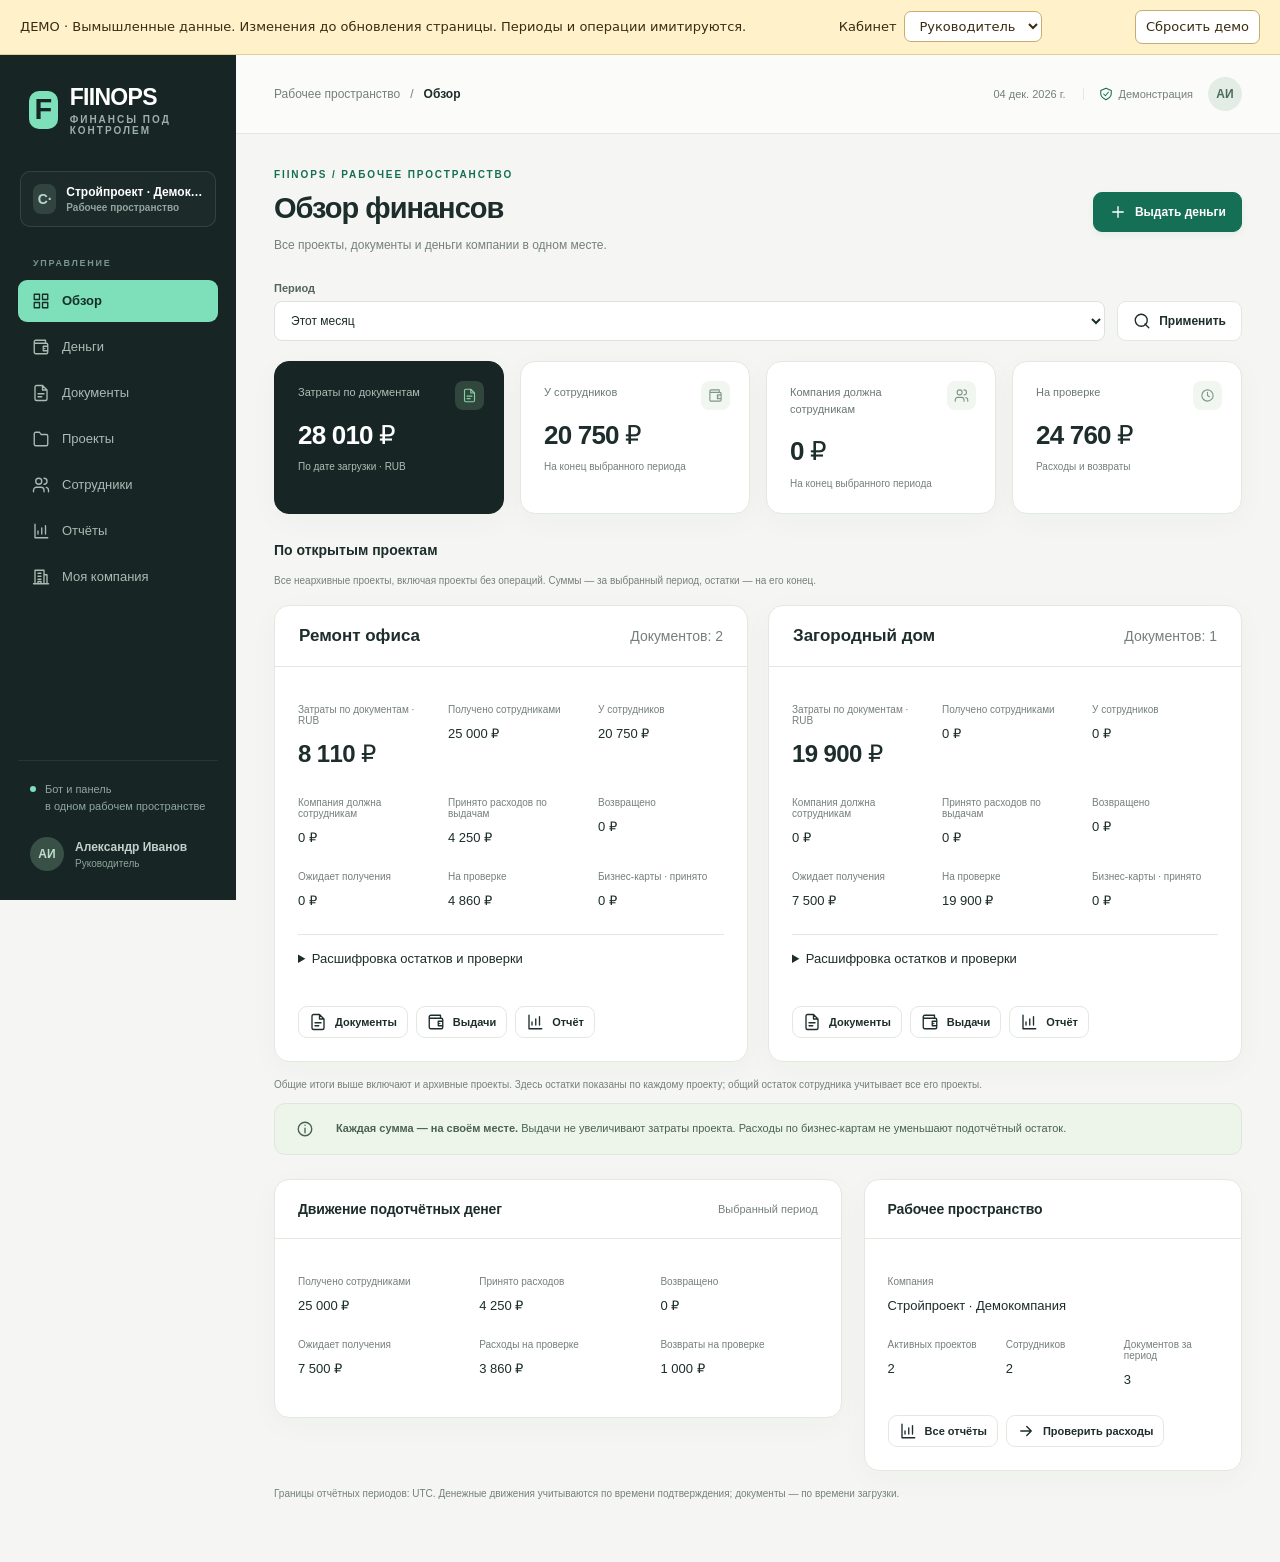
<file: index.html>
<!doctype html>
<html lang="ru">
  <head>
    <meta charset="utf-8" />
    <meta name="viewport" content="width=device-width, initial-scale=1" />
    <meta name="theme-color" content="#172624" />
    <meta
      name="description"
      content="FIINOPS — проекты, документы и деньги вашей компании"
    />
    <title>FIINOPS · Демонстрация интерфейса</title>
    <link
      rel="icon"
      href="data:image/svg+xml,%3Csvg xmlns='http://www.w3.org/2000/svg' viewBox='0 0 40 40'%3E%3Crect width='40' height='40' rx='11' fill='%23172624'/%3E%3Cpath d='M12 29V11h17v5H18v3h9v5h-9v5' fill='%237de0bb'/%3E%3C/svg%3E"
    />
    <link rel="stylesheet" href="./app.css?v=fbfe90303e83" />
    <link rel="stylesheet" href="./demo.css?v=ede2356b7fde" />
    <script src="./demo.js?v=cb448fdccf68" defer></script>
    <script src="./app.js?v=447e1bc1a896" defer></script>
  </head>
  <body>
    <a class="skip-link" href="#main-content">Перейти к содержимому</a>
    <div id="app" aria-busy="true">
      <div class="boot">
        <span class="brand-mark">F</span>
        <p>Открываем FIINOPS…</p>
      </div>
    </div>
    <div
      id="toast-region"
      class="toast-region"
      aria-live="polite"
      aria-atomic="false"
    ></div>
    <dialog id="dialog" aria-labelledby="dialog-title"></dialog>
  </body>
</html>
</file>
<file: app.css>
:root {
  --bg: #f5f6f3;
  --paper: #fff;
  --ink: #1c2d2b;
  --muted: #75807b;
  --line: #e3e8e1;
  --accent: #146f54;
  --accent-light: #e6f4ec;
  --nav: #172624;
  --danger: #b33f43;
  --amber: #9b681b;
  --radius: 15px;
  --shadow: 0 7px 30px #18392b08;
  font-family:
    Inter,
    -apple-system,
    BlinkMacSystemFont,
    "Segoe UI",
    Arial,
    sans-serif;
  font-synthesis: none;
  color: var(--ink);
  background: var(--bg);
  font-size: 14px;
}
* {
  box-sizing: border-box;
}
body {
  margin: 0;
}
button,
input,
select,
textarea {
  font: inherit;
}
button,
a,
input,
select,
textarea {
  -webkit-tap-highlight-color: transparent;
}
button,
a {
  touch-action: manipulation;
}
a {
  color: var(--accent);
  text-decoration: none;
}
button {
  cursor: pointer;
}
button:disabled {
  cursor: wait;
  opacity: 0.55;
}
button:focus-visible,
a:focus-visible,
input:focus-visible,
select:focus-visible,
textarea:focus-visible {
  outline: 3px solid #5db896;
  outline-offset: 3px;
}
button {
  color: inherit;
}
button svg,
a svg {
  width: 18px;
  height: 18px;
  flex: none;
}
svg {
  stroke: currentColor;
  fill: none;
  stroke-width: 1.8;
  stroke-linecap: round;
  stroke-linejoin: round;
}
.skip-link {
  position: fixed;
  top: -60px;
  left: 20px;
  background: var(--accent);
  color: white;
  padding: 12px 18px;
  z-index: 100;
}
.skip-link:focus {
  top: 12px;
}
.boot {
  min-height: 100vh;
  display: flex;
  align-items: center;
  justify-content: center;
  flex-direction: column;
  color: var(--muted);
  gap: 16px;
}
.brand-mark {
  display: grid;
  place-items: center;
  width: 38px;
  height: 38px;
  border-radius: 10px;
  background: #7de0bb;
  color: #172624;
  font-weight: 900;
  font-size: 29px;
  line-height: 1;
  letter-spacing: -3px;
  padding-right: 3px;
}
.brand {
  display: flex;
  align-items: center;
  gap: 12px;
  font-size: 23px;
  font-weight: 800;
  letter-spacing: -0.7px;
}
.brand small {
  font-size: 10px;
  letter-spacing: 2px;
  color: #9cafaa;
  font-weight: 600;
  margin-top: 3px;
}
.brand-text {
  display: flex;
  flex-direction: column;
}
.app-shell {
  display: grid;
  grid-template-columns: 236px minmax(0, 1fr);
  min-height: 100vh;
}
.sidebar {
  position: sticky;
  top: 0;
  height: 100vh;
  background: var(--nav);
  color: #fff;
  display: flex;
  flex-direction: column;
  padding: 29px 18px 20px;
  z-index: 40;
}
.sidebar .brand {
  padding: 0 11px;
  margin-bottom: 35px;
}
.workspace-chip {
  border: 1px solid #ffffff1c;
  background: #ffffff06;
  border-radius: 10px;
  padding: 12px;
  display: flex;
  align-items: center;
  gap: 10px;
  margin: 0 2px 25px;
}
.workspace-chip .company-avatar {
  background: #324440;
  color: #b7d8c9;
  width: 30px;
  height: 30px;
  border-radius: 8px;
  display: grid;
  place-items: center;
  font-weight: 700;
}
.workspace-chip .workspace-name {
  font-size: 12px;
  font-weight: 600;
  overflow: hidden;
  text-overflow: ellipsis;
  white-space: nowrap;
}
.workspace-chip small {
  display: block;
  color: #90a49c;
  font-size: 10px;
  margin-top: 3px;
}
.nav-caption {
  font-size: 9px;
  font-weight: 700;
  color: #7c958b;
  letter-spacing: 1.7px;
  padding: 0 15px;
  margin: 6px 0 12px;
}
.nav-list {
  display: grid;
  gap: 4px;
}
.nav-link {
  display: flex;
  align-items: center;
  gap: 12px;
  padding: 12px 14px;
  border-radius: 9px;
  color: #a9bbb3;
  font-size: 13px;
  font-weight: 500;
}
.nav-link svg {
  width: 18px;
  height: 18px;
}
.nav-link:hover {
  background: #ffffff08;
  color: white;
}
.nav-link.active {
  background: #7de0bb;
  color: #172f27;
  font-weight: 700;
}
.sidebar-foot {
  margin-top: auto;
  padding-top: 22px;
}
.sidebar-note {
  border-top: 1px solid #ffffff12;
  padding: 20px 12px 12px;
  display: flex;
  gap: 9px;
  align-items: flex-start;
  color: #90a79d;
  font-size: 11px;
  line-height: 1.6;
}
.sidebar-note .live-dot {
  margin-top: 5px;
}
.live-dot {
  width: 6px;
  height: 6px;
  border-radius: 50%;
  background: #7de0bb;
  flex: none;
}
.user-menu {
  display: flex;
  align-items: center;
  gap: 11px;
  color: #c3d0cb;
  padding: 9px 12px;
  border-radius: 9px;
}
.user-menu:hover {
  background: #ffffff08;
}
.avatar {
  width: 34px;
  height: 34px;
  border-radius: 50%;
  background: #e4ede5;
  color: #4a6c5d;
  display: grid;
  place-items: center;
  font-size: 12px;
  font-weight: 700;
  flex: none;
}
.user-menu .avatar {
  background: #385046;
  color: #c1dfcc;
}
.user-name {
  font-size: 12px;
  font-weight: 600;
  display: block;
}
.user-role {
  font-size: 10px;
  color: #8ea59a;
  margin-top: 4px;
  display: block;
}
.main-shell {
  min-width: 0;
}
.topbar {
  height: 79px;
  display: flex;
  align-items: center;
  justify-content: space-between;
  padding: 0 38px;
  border-bottom: 1px solid var(--line);
  background: #ffffff9c;
  gap: 14px;
}
.breadcrumb {
  font-size: 12px;
  color: var(--muted);
  display: flex;
  align-items: center;
  gap: 10px;
}
.breadcrumb strong {
  font-weight: 600;
  color: var(--ink);
}
.topbar-end {
  display: flex;
  align-items: center;
  gap: 15px;
  color: var(--muted);
  font-size: 11px;
}
.topbar-clock {
  border-right: 1px solid var(--line);
  padding-right: 17px;
}
.secure-tag {
  display: flex;
  align-items: center;
  gap: 6px;
}
.secure-tag svg {
  width: 14px;
  height: 14px;
  color: var(--accent);
}
.menu-button {
  display: none;
}
.main-content {
  padding: 35px 38px 50px;
  max-width: 1600px;
  margin: auto;
  min-height: calc(100vh - 80px);
}
.page-header {
  display: flex;
  justify-content: space-between;
  align-items: center;
  gap: 20px;
  margin-bottom: 26px;
}
.eyebrow {
  font-size: 10px;
  text-transform: uppercase;
  letter-spacing: 1.9px;
  font-weight: 700;
  color: var(--accent);
  margin: 0 0 10px;
}
.page-header h1 {
  font-size: 29px;
  letter-spacing: -1px;
  margin: 0;
  font-weight: 700;
  line-height: 1.25;
}
.page-description {
  color: var(--muted);
  font-size: 12px;
  line-height: 1.8;
  margin: 9px 0 0;
  max-width: 700px;
}
.page-actions {
  display: flex;
  gap: 9px;
  align-items: center;
  flex-wrap: wrap;
}
.button {
  display: inline-flex;
  align-items: center;
  justify-content: center;
  gap: 8px;
  border: 1px solid var(--line);
  background: white;
  color: var(--ink);
  border-radius: 9px;
  min-height: 40px;
  padding: 10px 15px;
  font-size: 12px;
  font-weight: 600;
  white-space: nowrap;
  transition:
    background 0.15s,
    transform 0.15s;
}
.button:hover {
  background: #f0f4ef;
}
.button.primary {
  background: var(--accent);
  color: white;
  border-color: var(--accent);
  box-shadow: 0 3px 7px #146f5412;
}
.button.primary:hover {
  background: #0e5e46;
}
.button.danger {
  color: var(--danger);
  background: #fff9f9;
  border-color: #edd5d6;
}
.button.ghost {
  border-color: transparent;
  background: transparent;
  color: var(--muted);
}
.button.small {
  min-height: 32px;
  padding: 6px 10px;
  font-size: 11px;
}
.button.icon-only {
  width: 36px;
  padding: 8px;
}
.button.full {
  width: 100%;
}
.button:active {
  transform: translateY(1px);
}
.panel {
  background: var(--paper);
  border: 1px solid var(--line);
  border-radius: var(--radius);
  box-shadow: var(--shadow);
  overflow: hidden;
}
.panel + .panel {
  margin-top: 22px;
}
.panel-heading {
  display: flex;
  justify-content: space-between;
  align-items: center;
  gap: 14px;
  padding: 21px 23px;
  border-bottom: 1px solid var(--line);
}
.panel-heading h2 {
  font-size: 14px;
  margin: 0;
  letter-spacing: -0.15px;
}
.panel-heading small {
  font-size: 11px;
  color: var(--muted);
}
.panel-body {
  padding: 23px;
}
.section-label {
  margin: 27px 0 13px;
  font-size: 14px;
  font-weight: 650;
}
.metrics {
  display: grid;
  grid-template-columns: repeat(4, minmax(0, 1fr));
  gap: 16px;
  margin-bottom: 23px;
}
.metric {
  position: relative;
  padding: 22px 23px;
  background: #fff;
  border: 1px solid var(--line);
  border-radius: var(--radius);
  min-height: 143px;
  display: flex;
  flex-direction: column;
  align-items: flex-start;
  box-shadow: var(--shadow);
}
a.metric:hover {
  border-color: #a1c7b2;
}
.metric-label {
  font-size: 11px;
  color: #6a7971;
  line-height: 1.5;
  max-width: 85%;
}
.metric-icon {
  position: absolute;
  right: 19px;
  top: 19px;
  color: #7e978b;
  background: #f2f6f0;
  width: 29px;
  height: 29px;
  border-radius: 8px;
  display: grid;
  place-items: center;
}
.metric-icon svg {
  width: 15px;
  height: 15px;
}
.metric-value {
  font-size: 26px;
  line-height: 1.1;
  letter-spacing: -0.8px;
  margin-top: 20px;
  font-weight: 650;
  color: var(--ink);
  font-variant-numeric: tabular-nums;
}
.metric-note {
  font-size: 10px;
  color: var(--muted);
  margin-top: 10px;
  line-height: 1.5;
}
.metric.highlight {
  background: var(--nav);
  border-color: var(--nav);
}
.metric.highlight .metric-value {
  color: #fff;
}
.metric.highlight .metric-label,
.metric.highlight .metric-note {
  color: #acbfb5;
}
.metric.highlight .metric-icon {
  background: #31463c;
  color: #86cfa5;
}
.summary-strip {
  display: flex;
  align-items: center;
  gap: 22px;
  border: 1px solid #dce8dc;
  background: #edf5eb;
  padding: 16px 21px;
  border-radius: 11px;
  margin-bottom: 24px;
  color: #49624f;
  font-size: 11px;
  line-height: 1.6;
}
.summary-strip svg {
  width: 18px;
  height: 18px;
  flex: none;
}
.summary-strip p {
  margin: 0;
}
.summary-strip strong {
  font-weight: 650;
}
.project-overview {
  margin-top: 28px;
}
.project-overview-grid {
  display: grid;
  grid-template-columns: repeat(2, minmax(0, 1fr));
  gap: 20px;
  margin-top: 16px;
}
.project-overview-heading {
  padding: 20px 24px;
  border-bottom: 1px solid var(--border, #e1e7e1);
  display: flex;
  flex-wrap: wrap;
  justify-content: space-between;
  align-items: center;
  gap: 10px;
}
.project-overview-grid > .panel + .panel {
  margin-top: 0;
}
.project-overview-heading h3 {
  margin: 0;
  font-size: 17px;
  overflow-wrap: anywhere;
}
.project-overview-heading a {
  color: inherit;
  text-decoration: none;
}
.project-overview-heading a:hover {
  text-decoration: underline;
}
.project-review-breakdown {
  margin-top: 22px;
  padding-top: 16px;
  border-top: 1px solid var(--border, #e1e7e1);
}
.project-review-breakdown summary {
  cursor: pointer;
  font-size: 13px;
  margin-bottom: 16px;
}
@media (max-width: 1100px) {
  .project-overview-grid {
    grid-template-columns: minmax(0, 1fr);
  }
}
.two-column {
  display: grid;
  grid-template-columns: minmax(0, 1.5fr) minmax(260px, 1fr);
  gap: 22px;
  align-items: start;
}
.two-column .panel + .panel {
  margin-top: 0;
}
.tabs {
  display: flex;
  gap: 22px;
  border-bottom: 1px solid var(--line);
  margin-bottom: 23px;
}
.tab {
  border-bottom: 2px solid transparent;
  padding: 0 0 14px;
  color: var(--muted);
  font-size: 12px;
  font-weight: 600;
}
.tab.active {
  border-color: var(--accent);
  color: var(--accent);
}
.tab:hover {
  color: var(--ink);
}
.filters {
  display: flex;
  flex-wrap: wrap;
  gap: 12px;
  align-items: flex-end;
  margin-bottom: 20px;
}
.filters .field {
  min-width: 145px;
  flex: 1;
  margin-bottom: 0;
}
.filters .field.search-field {
  flex: 2;
  min-width: 190px;
}
.filters .date-field {
  max-width: 160px;
  min-width: 135px;
}
.filters .button {
  height: 40px;
}
.field {
  display: flex;
  flex-direction: column;
  gap: 7px;
  margin-bottom: 17px;
}
.field > label {
  font-size: 11px;
  font-weight: 600;
  color: #53645c;
}
.field input,
.field select,
.field textarea {
  background: #fff;
  color: var(--ink);
  border: 1px solid #dce3da;
  border-radius: 8px;
  min-height: 40px;
  padding: 10px 12px;
  width: 100%;
  min-width: 0;
  font-size: 12px;
}
.field textarea {
  min-height: 88px;
  resize: vertical;
  line-height: 1.65;
}
.field input::placeholder {
  color: #9aa69e;
}
.field input:hover,
.field select:hover,
.field textarea:hover {
  border-color: #9cb5a6;
}
.field small {
  font-size: 10px;
  color: var(--muted);
  line-height: 1.5;
}
.field input[readonly] {
  background: #f5f7f3;
}
.form-grid {
  display: grid;
  grid-template-columns: 1fr 1fr;
  gap: 0 16px;
}
.form-grid > .wide {
  grid-column: 1/-1;
}
.table-wrap {
  overflow: auto;
  max-width: 100%;
}
.data-table {
  width: 100%;
  border-collapse: collapse;
  text-align: left;
  font-size: 11px;
  white-space: nowrap;
}
.data-table th {
  font-size: 9px;
  letter-spacing: 0.75px;
  text-transform: uppercase;
  color: #869188;
  font-weight: 650;
  background: #fafbf8;
  padding: 14px 22px;
  border-bottom: 1px solid var(--line);
}
.data-table td {
  padding: 17px 22px;
  border-bottom: 1px solid #eef1eb;
  vertical-align: middle;
}
.data-table tr:last-child td {
  border-bottom: 0;
}
.data-table tbody tr:hover {
  background: #fafcf8;
}
.data-table th.numeric,
.data-table td.numeric {
  text-align: right;
  font-variant-numeric: tabular-nums;
}
.data-table .cell-main {
  font-size: 12px;
  font-weight: 550;
  color: var(--ink);
}
.data-table .cell-sub {
  font-size: 10px;
  margin-top: 5px;
  color: var(--muted);
  max-width: 260px;
  overflow: hidden;
  text-overflow: ellipsis;
}
.data-table a.cell-main:hover {
  color: var(--accent);
}
.row-actions {
  display: flex;
  align-items: center;
  gap: 6px;
  justify-content: flex-end;
}
.badge {
  display: inline-flex;
  align-items: center;
  gap: 5px;
  border-radius: 6px;
  font-size: 9px;
  font-weight: 600;
  padding: 5px 8px;
  line-height: 1.3;
  background: #f0f3ee;
  color: #6e7d72;
  white-space: nowrap;
}
.badge::before {
  content: "";
  width: 4px;
  height: 4px;
  border-radius: 50%;
  background: currentColor;
}
.badge.success {
  color: #2b7751;
  background: #edf7ed;
}
.badge.warning {
  color: #a0772e;
  background: #fbf5e7;
}
.badge.danger {
  color: #b05454;
  background: #fbefed;
}
.badge.info {
  color: #4b7296;
  background: #edf3f9;
}
.pagination {
  display: flex;
  justify-content: space-between;
  align-items: center;
  border-top: 1px solid var(--line);
  padding: 15px 22px;
  color: var(--muted);
  font-size: 10px;
  gap: 12px;
}
.pagination-buttons {
  display: flex;
  gap: 7px;
}
.empty-state {
  padding: 51px 25px;
  display: flex;
  flex-direction: column;
  align-items: center;
  text-align: center;
}
.empty-icon {
  display: grid;
  place-items: center;
  width: 49px;
  height: 49px;
  border-radius: 14px;
  background: #f0f5ed;
  color: #8ca18f;
  margin-bottom: 16px;
}
.empty-icon svg {
  width: 23px;
  height: 23px;
}
.empty-state h3 {
  font-size: 14px;
  font-weight: 600;
  margin: 0 0 8px;
}
.empty-state p {
  font-size: 12px;
  line-height: 1.7;
  color: var(--muted);
  max-width: 380px;
  margin: 0 0 17px;
}
.loading-state {
  padding: 75px 25px;
  color: var(--muted);
  display: flex;
  gap: 11px;
  align-items: center;
  justify-content: center;
  font-size: 12px;
}
.spinner {
  width: 18px;
  height: 18px;
  border: 2px solid #dbe7dc;
  border-top-color: var(--accent);
  border-radius: 50%;
  animation: spin 0.8s linear infinite;
}
.loading-screen {
  padding: 95px 0;
}
.skeleton {
  height: 18px;
  background: linear-gradient(100deg, #edf1eb 15%, #f8faf5 40%, #edf1eb 65%);
  background-size: 250%;
  animation: shimmer 1.5s infinite;
  border-radius: 5px;
}
.error-box {
  padding: 15px 18px;
  background: #fff3ef;
  border: 1px solid #f0dcd3;
  color: #a6543e;
  border-radius: 9px;
  font-size: 12px;
  line-height: 1.7;
  margin-bottom: 16px;
}
.notice {
  padding: 14px 17px;
  border-radius: 9px;
  background: #f4f7f0;
  color: #6e7b68;
  font-size: 11px;
  line-height: 1.7;
  margin: 16px 0;
}
.notice p {
  margin: 0;
}
.detail-grid {
  display: grid;
  grid-template-columns: repeat(3, minmax(0, 1fr));
  gap: 22px 24px;
}
.detail-item dt {
  color: var(--muted);
  font-size: 10px;
  margin-bottom: 8px;
}
.detail-item dd {
  font-size: 13px;
  margin: 0;
  line-height: 1.7;
  overflow-wrap: anywhere;
}
.detail-item.wide {
  grid-column: 1/-1;
}
.detail-item dd.amount {
  font-size: 24px;
  font-weight: 650;
  letter-spacing: -0.6px;
}
.detail-label {
  font-size: 10px;
  color: var(--muted);
  margin: 0 0 8px;
}
.detail-text {
  font-size: 13px;
  line-height: 1.7;
}
.amount {
  font-variant-numeric: tabular-nums;
}
.muted {
  color: var(--muted);
}
.text-danger {
  color: var(--danger);
}
.text-accent {
  color: var(--accent);
}
.back-link {
  display: inline-flex;
  align-items: center;
  gap: 7px;
  color: var(--muted);
  font-size: 11px;
  margin-bottom: 23px;
}
.back-link svg {
  width: 14px;
  height: 14px;
}
.timeline {
  list-style: none;
  margin: 0;
  padding: 0;
}
.timeline li {
  position: relative;
  border-left: 1px solid #e0e7dc;
  margin-left: 5px;
  padding: 0 0 25px 22px;
  font-size: 11px;
  line-height: 1.6;
}
.timeline li::before {
  content: "";
  position: absolute;
  width: 7px;
  height: 7px;
  background: #91b6a0;
  border: 3px solid white;
  box-sizing: content-box;
  border-radius: 50%;
  left: -7px;
  top: 1px;
}
.timeline li:last-child {
  border: 0;
  padding-bottom: 0;
}
.timeline time {
  display: block;
  color: var(--muted);
  font-size: 10px;
  margin-top: 3px;
}
.raw-text {
  white-space: pre-wrap;
  word-break: break-word;
  font:
    11px/1.8 ui-monospace,
    SFMono-Regular,
    Consolas,
    monospace;
  margin: 0;
  color: #667468;
  max-height: 350px;
  overflow: auto;
}
.card-grid {
  display: grid;
  grid-template-columns: repeat(3, 1fr);
  gap: 17px;
  margin-bottom: 24px;
}
.bank-card {
  background: linear-gradient(125deg, #223d32, #153027);
  color: white;
  border-radius: 14px;
  min-height: 161px;
  padding: 23px;
  position: relative;
  overflow: hidden;
}
.bank-card::after {
  content: "";
  position: absolute;
  right: -30px;
  bottom: -70px;
  border: 1px solid #ffffff0c;
  border-radius: 50%;
  width: 220px;
  height: 220px;
  box-shadow:
    0 0 0 35px #ffffff03,
    0 0 0 70px #ffffff02;
  pointer-events: none;
}
.bank-card h3 {
  font-size: 13px;
  margin: 0 0 34px;
  font-weight: 550;
  position: relative;
  z-index: 1;
}
.bank-card p {
  font-size: 19px;
  letter-spacing: 2px;
  margin: 0;
  color: #e8f2e9;
}
.bank-card small {
  font-size: 8px;
  letter-spacing: 1.5px;
  text-transform: uppercase;
  color: #97b3a3;
  display: block;
  margin-top: 12px;
}
.activity-row {
  padding: 15px 22px;
  display: flex;
  align-items: center;
  gap: 12px;
  border-bottom: 1px solid #eef1eb;
}
.activity-row:last-child {
  border: 0;
}
.activity-icon {
  background: #f1f5ed;
  color: #6c8a73;
  display: grid;
  place-items: center;
  width: 33px;
  height: 36px;
  border-radius: 9px;
  flex: none;
}
.activity-icon svg {
  width: 16px;
  height: 16px;
}
.activity-content {
  flex: 1;
  min-width: 0;
}
.activity-title {
  display: block;
  font-size: 11px;
  font-weight: 550;
}
.activity-note {
  display: block;
  font-size: 10px;
  margin-top: 5px;
  color: var(--muted);
}
.activity-value {
  font-size: 12px;
  font-weight: 600;
  text-align: right;
}
.section-footnote {
  font-size: 10px;
  color: var(--muted);
  line-height: 1.7;
  margin-top: 14px;
}
.inline-actions {
  display: flex;
  gap: 8px;
  flex-wrap: wrap;
}
.code-box {
  background: #f2f6ef;
  border: 1px dashed #c3d6bc;
  border-radius: 10px;
  padding: 17px;
  text-align: center;
  font:
    600 21px/1.6 ui-monospace,
    monospace;
  letter-spacing: 3px;
  overflow-wrap: anywhere;
  margin: 18px 0;
}
.toast-region {
  position: fixed;
  bottom: 23px;
  right: 25px;
  display: grid;
  gap: 9px;
  z-index: 200;
  max-width: min(420px, calc(100vw - 32px));
}
.toast {
  background: #223b30;
  color: #f3fbf4;
  border: 1px solid #46624c;
  border-radius: 10px;
  padding: 14px 18px;
  box-shadow: 0 10px 30px #1a36202b;
  font-size: 12px;
  line-height: 1.6;
  animation: slideIn 0.15s ease;
}
.toast.error {
  background: #80453c;
  border-color: #a66558;
}
.toast button {
  border: 0;
  background: transparent;
  color: inherit;
  float: right;
  padding-left: 15px;
}
dialog {
  border: 1px solid var(--line);
  border-radius: 17px;
  padding: 0;
  width: 540px;
  max-width: calc(100% - 30px);
  max-height: calc(100vh - 40px);
  color: var(--ink);
  box-shadow: 0 30px 130px #102b3052;
}
dialog::backdrop {
  background: #17282485;
  backdrop-filter: blur(3px);
}
.dialog-header {
  padding: 24px 25px 20px;
  border-bottom: 1px solid var(--line);
  display: flex;
  align-items: center;
  justify-content: space-between;
  gap: 15px;
}
.dialog-header h2 {
  font-size: 18px;
  letter-spacing: -0.5px;
  margin: 0;
}
.dialog-body {
  padding: 24px 25px;
}
.dialog-actions {
  display: flex;
  justify-content: flex-end;
  gap: 9px;
  padding-top: 21px;
  margin-top: 5px;
  border-top: 1px solid var(--line);
}
.dialog-description {
  color: var(--muted);
  font-size: 12px;
  line-height: 1.8;
  margin: 0 0 21px;
}
.login-page {
  min-height: 100vh;
  display: grid;
  grid-template-columns: minmax(0, 1.1fr) minmax(400px, 1fr);
}
.login-story {
  background: var(--nav);
  padding: 43px 55px 36px;
  display: flex;
  flex-direction: column;
  color: white;
  position: relative;
  overflow: hidden;
}
.login-story::after {
  content: "";
  position: absolute;
  width: 600px;
  height: 600px;
  border: 1px solid #91bca519;
  border-radius: 50%;
  bottom: -310px;
  right: -150px;
  box-shadow:
    0 0 0 65px #91bca506,
    0 0 0 130px #91bca504,
    0 0 0 195px #91bca503;
  pointer-events: none;
}
.login-story-main {
  margin: auto 0;
  padding: 65px 0;
  max-width: 520px;
  z-index: 1;
}
.login-story .eyebrow {
  color: #8ec7a8;
  font-size: 10px;
  letter-spacing: 2.7px;
}
.login-story h1 {
  font-size: 51px;
  font-weight: 600;
  line-height: 1.17;
  letter-spacing: -2px;
  margin: 20px 0 25px;
}
.login-story h1 span {
  color: #91d2aa;
}
.login-story .lead {
  font-size: 14px;
  color: #9eb7a9;
  line-height: 1.9;
  max-width: 360px;
}
.login-benefits {
  margin-top: 42px;
  display: grid;
  gap: 19px;
}
.login-benefit {
  display: flex;
  align-items: center;
  gap: 12px;
  color: #c4d8ca;
  font-size: 12px;
}
.login-benefit svg {
  width: 17px;
  height: 17px;
  color: #7fcfa0;
}
.login-story-footer {
  font-size: 10px;
  color: #6e9281;
  z-index: 1;
}
.login-form-side {
  display: flex;
  flex-direction: column;
  align-items: center;
  justify-content: center;
  padding: 55px;
  background: #fafbf8;
}
.login-card {
  width: 100%;
  max-width: 365px;
}
.login-icon {
  display: grid;
  place-items: center;
  background: #eaf2e6;
  color: var(--accent);
  width: 46px;
  height: 46px;
  border-radius: 13px;
  margin-bottom: 27px;
}
.login-icon svg {
  width: 23px;
  height: 23px;
}
.login-card h2 {
  font-size: 27px;
  letter-spacing: -0.8px;
  margin: 0 0 13px;
}
.login-card .intro {
  font-size: 12px;
  color: var(--muted);
  line-height: 1.9;
  margin: 0 0 31px;
}
.login-card .button {
  min-height: 46px;
  font-size: 12px;
}
.login-steps {
  list-style: none;
  counter-reset: step;
  padding: 24px 0 0;
  margin: 25px 0;
  border-top: 1px solid var(--line);
  display: grid;
  gap: 17px;
}
.login-steps li {
  counter-increment: step;
  display: flex;
  align-items: flex-start;
  gap: 12px;
  font-size: 11px;
  line-height: 1.7;
  color: #7e8a80;
}
.login-steps li::before {
  content: counter(step);
  background: #eef2e9;
  color: #7d9683;
  font-size: 9px;
  font-weight: 600;
  display: grid;
  place-items: center;
  min-width: 21px;
  height: 21px;
  border-radius: 50%;
}
.login-footer {
  font-size: 10px;
  color: #97a091;
  line-height: 1.8;
  margin-top: 35px;
}
.login-waiting {
  margin: 19px 0;
  padding: 15px 17px;
  background: #edf5e8;
  border: 1px solid #dbe9d4;
  border-radius: 9px;
  display: flex;
  align-items: center;
  gap: 11px;
  font-size: 11px;
  color: #5d7c5e;
  line-height: 1.6;
}
.login-mobile-brand {
  display: none;
}
.mobile-overlay {
  display: none;
}
.pill-count {
  font-size: 9px;
  background: #e9efdf;
  color: #678248;
  border-radius: 4px;
  padding: 3px 6px;
}
.dialog-confirm-summary {
  display: grid;
  gap: 9px;
  background: #f6f8f2;
  border-radius: 10px;
  padding: 17px;
  margin-bottom: 21px;
  font-size: 12px;
  line-height: 1.7;
}
.dialog-confirm-summary strong {
  font-size: 22px;
  letter-spacing: -0.5px;
}
.report-summary {
  display: flex;
  gap: 15px;
  flex-wrap: wrap;
  font-size: 11px;
  color: var(--muted);
  margin-bottom: 21px;
}
.report-summary strong {
  color: var(--ink);
  font-size: 13px;
}
.session-row {
  display: flex;
  justify-content: space-between;
  gap: 14px;
  padding: 17px 0;
  border-bottom: 1px solid var(--line);
  font-size: 11px;
  line-height: 1.8;
}
.session-row:last-child {
  border: 0;
}
.session-row strong {
  display: block;
  font-weight: 550;
}
.session-row small {
  color: var(--muted);
}
.full-span {
  grid-column: 1/-1;
}
@keyframes spin {
  to {
    transform: rotate(360deg);
  }
}
@keyframes shimmer {
  to {
    background-position: -200%;
  }
}
@keyframes slideIn {
  from {
    opacity: 0;
    transform: translateY(6px);
  }
  to {
    opacity: 1;
    transform: translateY(0);
  }
}
@media (min-width: 1500px) {
  .main-content {
    padding-top: 40px;
  }
  .metric {
    min-height: 152px;
  }
  .metric-value {
    font-size: 30px;
  }
}
@media (max-width: 1180px) {
  .app-shell {
    grid-template-columns: 205px minmax(0, 1fr);
  }
  .sidebar {
    padding-left: 12px;
    padding-right: 12px;
  }
  .topbar {
    padding: 0 25px;
  }
  .main-content {
    padding: 28px 25px 40px;
  }
  .metrics {
    gap: 11px;
  }
  .metric {
    padding: 18px 16px;
  }
  .metric-value {
    font-size: 23px;
  }
  .metric-icon {
    right: 13px;
    top: 15px;
  }
  .data-table td,
  .data-table th {
    padding-left: 17px;
    padding-right: 17px;
  }
  .login-story {
    padding: 35px;
  }
  .login-story h1 {
    font-size: 43px;
  }
  .two-column {
    grid-template-columns: 1fr;
  }
}
@media (max-width: 900px) {
  .metrics {
    grid-template-columns: repeat(2, minmax(0, 1fr));
  }
  .card-grid {
    grid-template-columns: repeat(2, 1fr);
  }
  .topbar-clock {
    display: none;
  }
  .login-page {
    grid-template-columns: 0.9fr 1fr;
  }
  .login-story h1 {
    font-size: 36px;
  }
  .login-story {
    padding: 32px;
  }
  .login-form-side {
    padding: 35px;
  }
  .detail-grid {
    grid-template-columns: repeat(2, minmax(0, 1fr));
  }
}
@media (max-width: 700px) {
  .app-shell {
    display: block;
  }
  .sidebar {
    position: fixed;
    left: 0;
    transform: translateX(-100%);
    visibility: hidden;
    width: 247px;
    transition: transform 0.2s;
  }
  .app-shell.menu-open .sidebar {
    transform: translateX(0);
    visibility: visible;
  }
  .mobile-overlay {
    position: fixed;
    inset: 0;
    background: #142a2777;
    z-index: 35;
  }
  .app-shell.menu-open .mobile-overlay {
    display: block;
  }
  .menu-button {
    display: inline-flex;
    background: transparent;
    border: 0;
    padding: 5px;
    color: var(--ink);
  }
  .menu-button svg {
    width: 21px;
    height: 21px;
  }
  .topbar {
    height: 63px;
    padding: 0 19px;
  }
  .breadcrumb {
    font-size: 10px;
    gap: 7px;
    flex: 1;
  }
  .breadcrumb > span:first-child,
  .breadcrumb > .separator {
    display: none;
  }
  .topbar-end {
    font-size: 9px;
    gap: 9px;
  }
  .secure-tag span {
    display: none;
  }
  .topbar-end .avatar {
    width: 29px;
    height: 29px;
    font-size: 10px;
  }
  .main-content {
    padding: 25px 19px 35px;
    min-height: calc(100vh - 63px);
  }
  .page-header {
    align-items: flex-start;
    flex-wrap: wrap;
    gap: 15px;
    margin-bottom: 22px;
  }
  .page-header h1 {
    font-size: 26px;
  }
  .page-header .page-actions {
    margin-left: auto;
  }
  .page-description {
    font-size: 11px;
  }
  .metrics {
    gap: 10px;
    margin-bottom: 18px;
  }
  .metric {
    padding: 18px 15px;
    min-height: 135px;
    border-radius: 12px;
  }
  .metric-value {
    font-size: 24px;
    margin-top: 22px;
  }
  .metric-label {
    font-size: 10px;
    max-width: 100%;
    padding-right: 19px;
  }
  .metric-note {
    font-size: 9px;
  }
  .metric-icon {
    right: 11px;
    top: 12px;
    width: 23px;
    height: 23px;
  }
  .metric-icon svg {
    width: 12px;
    height: 12px;
  }
  .summary-strip {
    padding: 13px 15px;
    gap: 11px;
    font-size: 10px;
    align-items: flex-start;
  }
  .panel-heading {
    padding: 18px 17px;
  }
  .panel-body {
    padding: 19px 17px;
  }
  .data-table th {
    padding: 12px 15px;
    font-size: 8px;
  }
  .data-table td {
    padding: 15px;
    font-size: 10px;
  }
  .data-table .cell-main {
    font-size: 11px;
  }
  .filters {
    gap: 9px;
  }
  .filters .field {
    min-width: 120px;
  }
  .filters .field.search-field {
    flex-basis: 100%;
  }
  .filters .date-field {
    max-width: none;
    flex-basis: 40%;
    min-width: 120px;
  }
  .filters .field > label {
    font-size: 10px;
  }
  .filters .button {
    padding-left: 13px;
    padding-right: 13px;
  }
  .tabs {
    gap: 20px;
  }
  .tab {
    font-size: 11px;
  }
  .detail-grid {
    gap: 19px 14px;
  }
  .detail-item dd {
    font-size: 12px;
  }
  .detail-item dd.amount {
    font-size: 21px;
  }
  .card-grid {
    grid-template-columns: 1fr;
  }
  .bank-card {
    min-height: 150px;
  }
  .pagination {
    padding: 14px 15px;
    font-size: 9px;
  }
  .button {
    font-size: 11px;
    min-height: 38px;
    padding: 9px 13px;
  }
  .login-page {
    display: block;
  }
  .login-story {
    display: none;
  }
  .login-form-side {
    min-height: 100vh;
    padding: 30px;
  }
  .login-mobile-brand {
    display: flex;
    margin-bottom: 55px;
    width: 100%;
    max-width: 365px;
  }
  .login-mobile-brand .brand-mark {
    background: var(--nav);
    color: #7de0bb;
  }
  .login-mobile-brand .brand {
    color: var(--ink);
  }
  .login-card h2 {
    font-size: 28px;
  }
  .login-card {
    margin: auto 0;
  }
  .login-footer {
    margin-top: 30px;
  }
  .toast-region {
    bottom: 17px;
    right: 16px;
  }
  .form-grid {
    grid-template-columns: 1fr;
  }
  .dialog-header {
    padding: 20px;
  }
  .dialog-body {
    padding: 20px;
  }
  .dialog-header h2 {
    font-size: 17px;
  }
  .dialog-actions {
    flex-wrap: wrap;
  }
  .activity-row {
    padding: 15px 17px;
  }
  .secure-tag {
    gap: 3px;
  }
  .panel-heading small {
    font-size: 9px;
  }
  .session-row {
    flex-direction: column;
    gap: 6px;
  }
}
@media (prefers-reduced-motion: reduce) {
  *,
  *::before,
  *::after {
    animation: none !important;
    transition: none !important;
    scroll-behavior: auto !important;
  }
}

[hidden] {
  display: none !important;
}
.mt-24 {
  margin-top: 24px;
}
.mt-22 {
  margin-top: 22px;
}
.mt-20 {
  margin-top: 20px;
}
.mb-20 {
  margin-bottom: 20px;
}
.block {
  display: block;
}
.pagination-position {
  align-self: center;
  margin-right: 8px;
}
</file>
<file: demo.css>
.demo-bar {
  position: sticky;
  top: 0;
  z-index: 100;
  display: flex;
  align-items: center;
  justify-content: space-between;
  flex-wrap: wrap;
  gap: 8px;
  padding: 10px 20px;
  background: #fff2cb;
  color: #382c12;
  font:
    13px/1.5 system-ui,
    sans-serif;
  border-bottom: 1px solid #e4ce8e;
}
.demo-bar label {
  display: flex;
  gap: 8px;
  align-items: center;
}
.demo-bar select,
.demo-bar button {
  padding: 6px 10px;
  border: 1px solid #c5ad70;
  border-radius: 7px;
  background: white;
  color: #382c12;
  font: inherit;
  cursor: pointer;
}
.demo-bar p {
  margin: 0;
}
.demo-bar:focus-within {
  outline: none;
}
body .sidebar {
  top: var(--demo-height, 62px);
  height: calc(100dvh - var(--demo-height, 62px));
}
@media (max-width: 650px) {
  .demo-bar {
    padding: 8px 12px;
  }
  .demo-bar p {
    flex-basis: 100%;
  }
}
</file>
